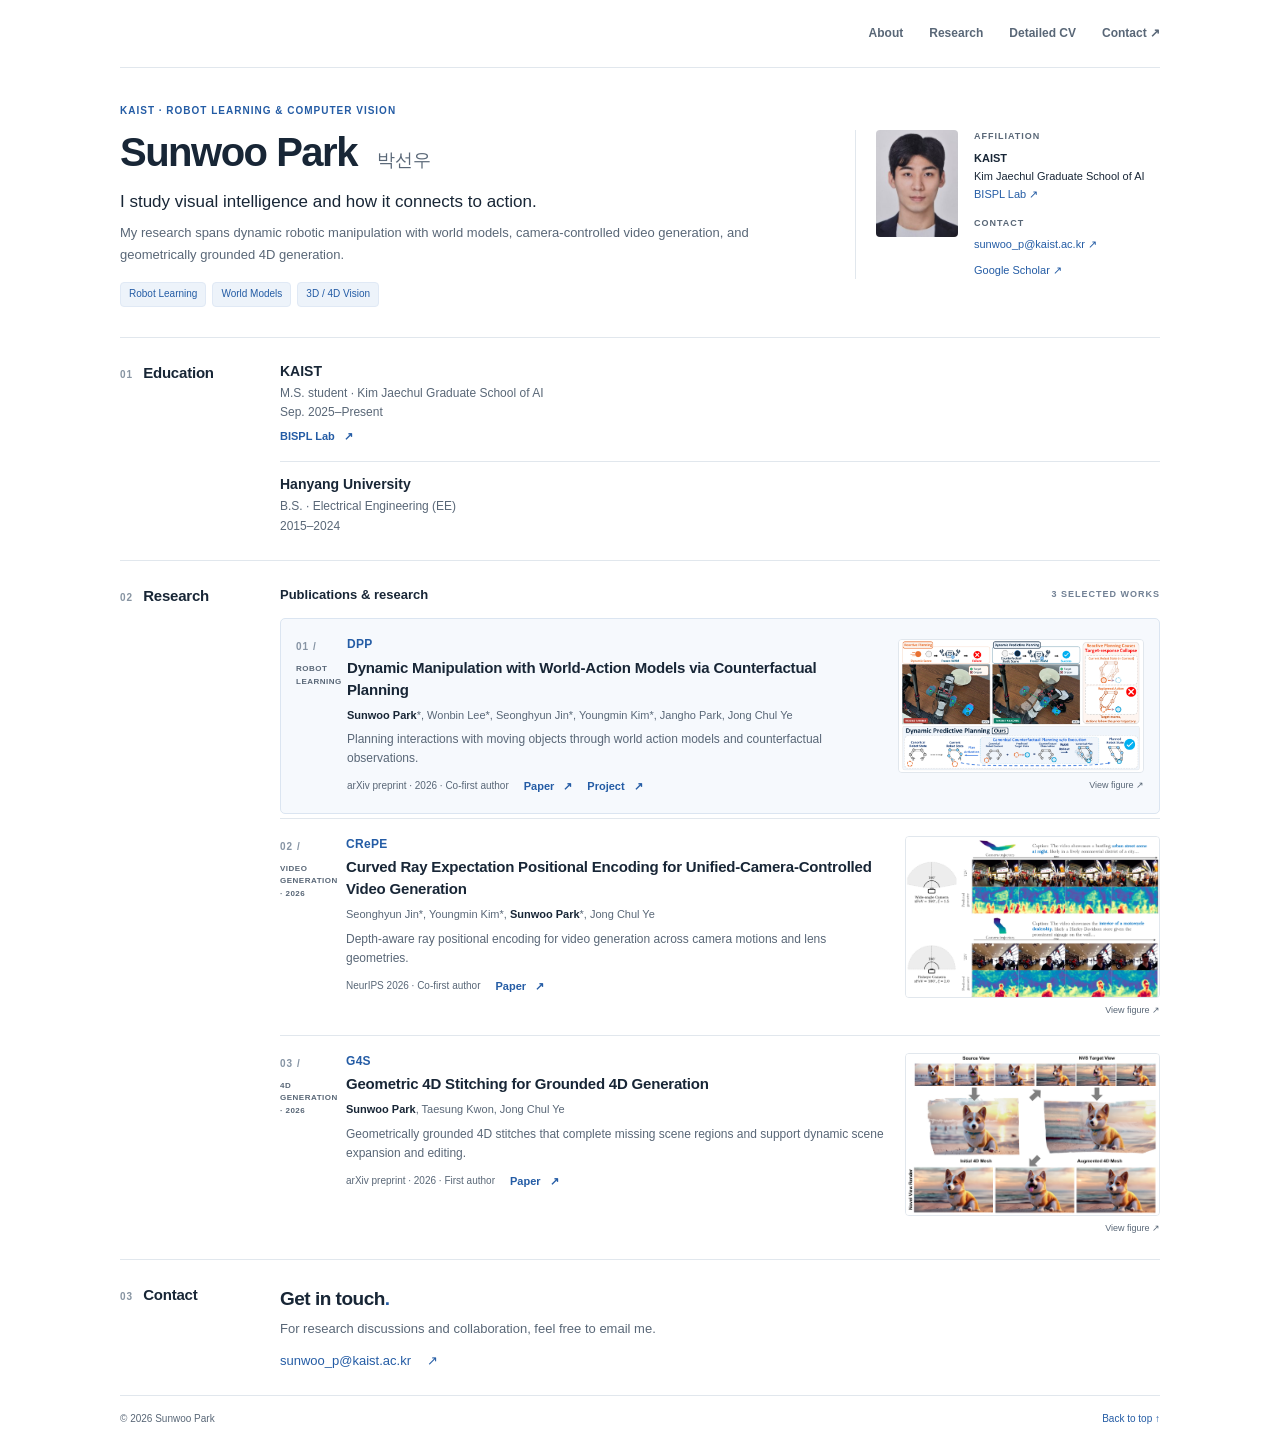
<file: index.html>
<!doctype html>
<html lang="en">
<head>
  <meta charset="utf-8">
  <meta name="viewport" content="width=device-width, initial-scale=1">
  <meta name="description" content="Sunwoo Park at KAIST. Research in robot learning, world models, and 3D/4D vision. DPP, CRePE, and G4S.">
  <meta name="theme-color" content="#ffffff">
  <title>Sunwoo Park | KAIST</title>
  <link rel="stylesheet" href="style.css">
</head>
<body>
  <a class="skip" href="#main">Skip to content</a>
  <div class="page">
    <header class="header">
      <nav aria-label="Main navigation">
        <a href="#about">About</a>
        <a href="#research">Research</a>
        <a href="internship.html">Detailed CV</a>
        <a href="#contact">Contact <span aria-hidden="true">↗</span></a>
      </nav>
    </header>

    <main id="main">
      <section class="profile" id="about" aria-labelledby="name">
        <div class="profile-main" id="top">
          <p class="eyebrow">KAIST · ROBOT LEARNING &amp; COMPUTER VISION</p>
          <h1 id="name">Sunwoo Park <span class="native-name" lang="ko">박선우</span></h1>
          <p class="intro">I study visual intelligence and how it connects to action.</p>
          <p class="body-copy">My research spans dynamic robotic manipulation with world models, camera-controlled video generation, and geometrically grounded 4D generation.</p>
          <ul class="interests" aria-label="Research interests">
            <li>Robot Learning</li><li>World Models</li><li>3D / 4D Vision</li>
          </ul>
        </div>
        <aside class="profile-aside" aria-label="Portrait, affiliation and contact">
          <a class="portrait-link" href="https://scholar.google.com/citations?user=B1oel0kAAAAJ" aria-label="Sunwoo Park on Google Scholar">
            <img class="portrait" src="assets/sunwoo-park.jpg" alt="Sunwoo Park" width="196" height="256">
          </a>
          <div class="profile-details">
          <p class="detail-label">AFFILIATION</p>
          <p><strong>KAIST</strong><br>Kim Jaechul Graduate School of AI<br><a href="https://bispl-website.github.io/">BISPL Lab ↗</a></p>
          <p class="detail-label">CONTACT</p>
          <a href="mailto:sunwoo_p@kaist.ac.kr">sunwoo_p@kaist.ac.kr ↗</a>
          <a class="scholar-link" href="https://scholar.google.com/citations?user=B1oel0kAAAAJ">Google Scholar ↗</a>
          </div>
        </aside>
      </section>

      <section class="section education" id="education" aria-labelledby="education-title">
        <div class="section-label"><span class="index">01</span><h2 id="education-title">Education</h2></div>
        <div class="section-body">
          <div class="education-entry">
            <h3>KAIST</h3>
            <p>M.S. student · Kim Jaechul Graduate School of AI<br>Sep. 2025–Present</p>
            <a class="text-link" href="https://bispl-website.github.io/">BISPL Lab <span aria-hidden="true">↗</span></a>
          </div>
          <div class="education-entry">
            <h3>Hanyang University</h3>
            <p>B.S. · Electrical Engineering (EE)<br>2015–2024</p>
          </div>
        </div>
      </section>

      <section class="section research" id="research" aria-labelledby="research-title">
        <div class="section-label"><span class="index">02</span><h2 id="research-title">Research</h2></div>
        <div class="section-body">
          <p class="section-caption">Publications &amp; research <span>3 SELECTED WORKS</span></p>
          <article class="project featured" aria-labelledby="dpp-title">
            <div class="project-top"><span class="project-number">01 /</span><span class="project-category">ROBOT LEARNING</span></div>
            <h3 id="dpp-title">DPP</h3>
            <p class="project-subtitle" lang="en">Dynamic Manipulation with World-Action Models via Counterfactual Planning</p>
            <p class="authors"> <strong>Sunwoo Park</strong>*, Wonbin Lee*, Seonghyun Jin*, Youngmin Kim*, Jangho Park, Jong Chul Ye</p>
            <p class="project-description">Planning interactions with moving objects through world action models and counterfactual observations.</p>
            <div class="project-footer"><span class="contribution">arXiv preprint · 2026 · Co-first author</span><a class="text-link" href="https://arxiv.org/abs/2609.33172" aria-label="Read DPP on arXiv">Paper <span aria-hidden="true">↗</span></a><a class="text-link" href="https://methoder00.github.io/DPP/">Project <span aria-hidden="true">↗</span></a></div>
            <a class="project-figure" href="assets/dpp-figure.jpg" target="_blank" rel="noopener" aria-label="Open DPP main figure at full size (new tab)">
              <img src="assets/dpp-figure.jpg" alt="Reactive and predictive robot planning compared with the DPP pipeline." width="3200" height="1734" loading="lazy">
              <span>View figure ↗</span>
            </a>
          </article>
          <article class="project publication" aria-labelledby="crepe-title">
            <div class="project-top"><span class="project-number">02 /</span><span class="project-category">VIDEO GENERATION · 2026</span></div>
            <h3 id="crepe-title">CRePE</h3>
            <p class="project-subtitle" lang="en">Curved Ray Expectation Positional Encoding for Unified-Camera-Controlled Video Generation</p>
            <p class="authors" lang="en">Seonghyun Jin*, Youngmin Kim*, <strong>Sunwoo Park</strong>*, Jong Chul Ye</p>
            <p class="project-description">Depth-aware ray positional encoding for video generation across camera motions and lens geometries.</p>
            <div class="project-footer"><span class="contribution">NeurIPS 2026 · Co-first author</span><a class="text-link" href="https://arxiv.org/abs/2605.12938" aria-label="Read CRePE on arXiv">Paper <span aria-hidden="true">↗</span></a></div>
            <a class="project-figure" href="assets/crepe-figure.png" target="_blank" rel="noopener" aria-label="Open CRePE main figure at full size (new tab)">
              <img src="assets/crepe-figure.png" alt="Wide-angle and fisheye video generation with predicted geometry." width="1279" height="809" loading="lazy">
              <span>View figure ↗</span>
            </a>
          </article>
          <article class="project publication" aria-labelledby="g4s-title">
            <div class="project-top"><span class="project-number">03 /</span><span class="project-category">4D GENERATION · 2026</span></div>
            <h3 id="g4s-title">G4S</h3>
            <p class="project-subtitle" lang="en">Geometric 4D Stitching for Grounded 4D Generation</p>
            <p class="authors" lang="en"><strong>Sunwoo Park</strong>, Taesung Kwon, Jong Chul Ye</p>
            <p class="project-description">Geometrically grounded 4D stitches that complete missing scene regions and support dynamic scene expansion and editing.</p>
            <div class="project-footer"><span class="contribution">arXiv preprint · 2026 · First author</span><a class="text-link" href="https://arxiv.org/abs/2605.09984" aria-label="Read G4S on arXiv">Paper <span aria-hidden="true">↗</span></a></div>
            <a class="project-figure" href="assets/g4s-figure.jpg" target="_blank" rel="noopener" aria-label="Open G4S main figure at full size (new tab)">
              <img src="assets/g4s-figure.jpg" alt="Geometric 4D stitching from source views to an augmented mesh and novel views." width="4656" height="2962" loading="lazy">
              <span>View figure ↗</span>
            </a>
          </article>
        </div>
      </section>

      <section class="section contact" id="contact" aria-labelledby="contact-title">
        <div class="section-label"><span class="index">03</span><h2 id="contact-title">Contact</h2></div>
        <div class="section-body">
          <p class="contact-heading">Get in touch<span class="dot">.</span></p>
          <p class="body-copy">For research discussions and collaboration, feel free to email me.</p>
          <a class="email" href="mailto:sunwoo_p@kaist.ac.kr">sunwoo_p@kaist.ac.kr <span aria-hidden="true">↗</span></a>
        </div>
      </section>
    </main>
    <footer><span>© 2026 Sunwoo Park</span><a href="#top">Back to top <span aria-hidden="true">↑</span></a></footer>
  </div>
</body>
</html>
</file>
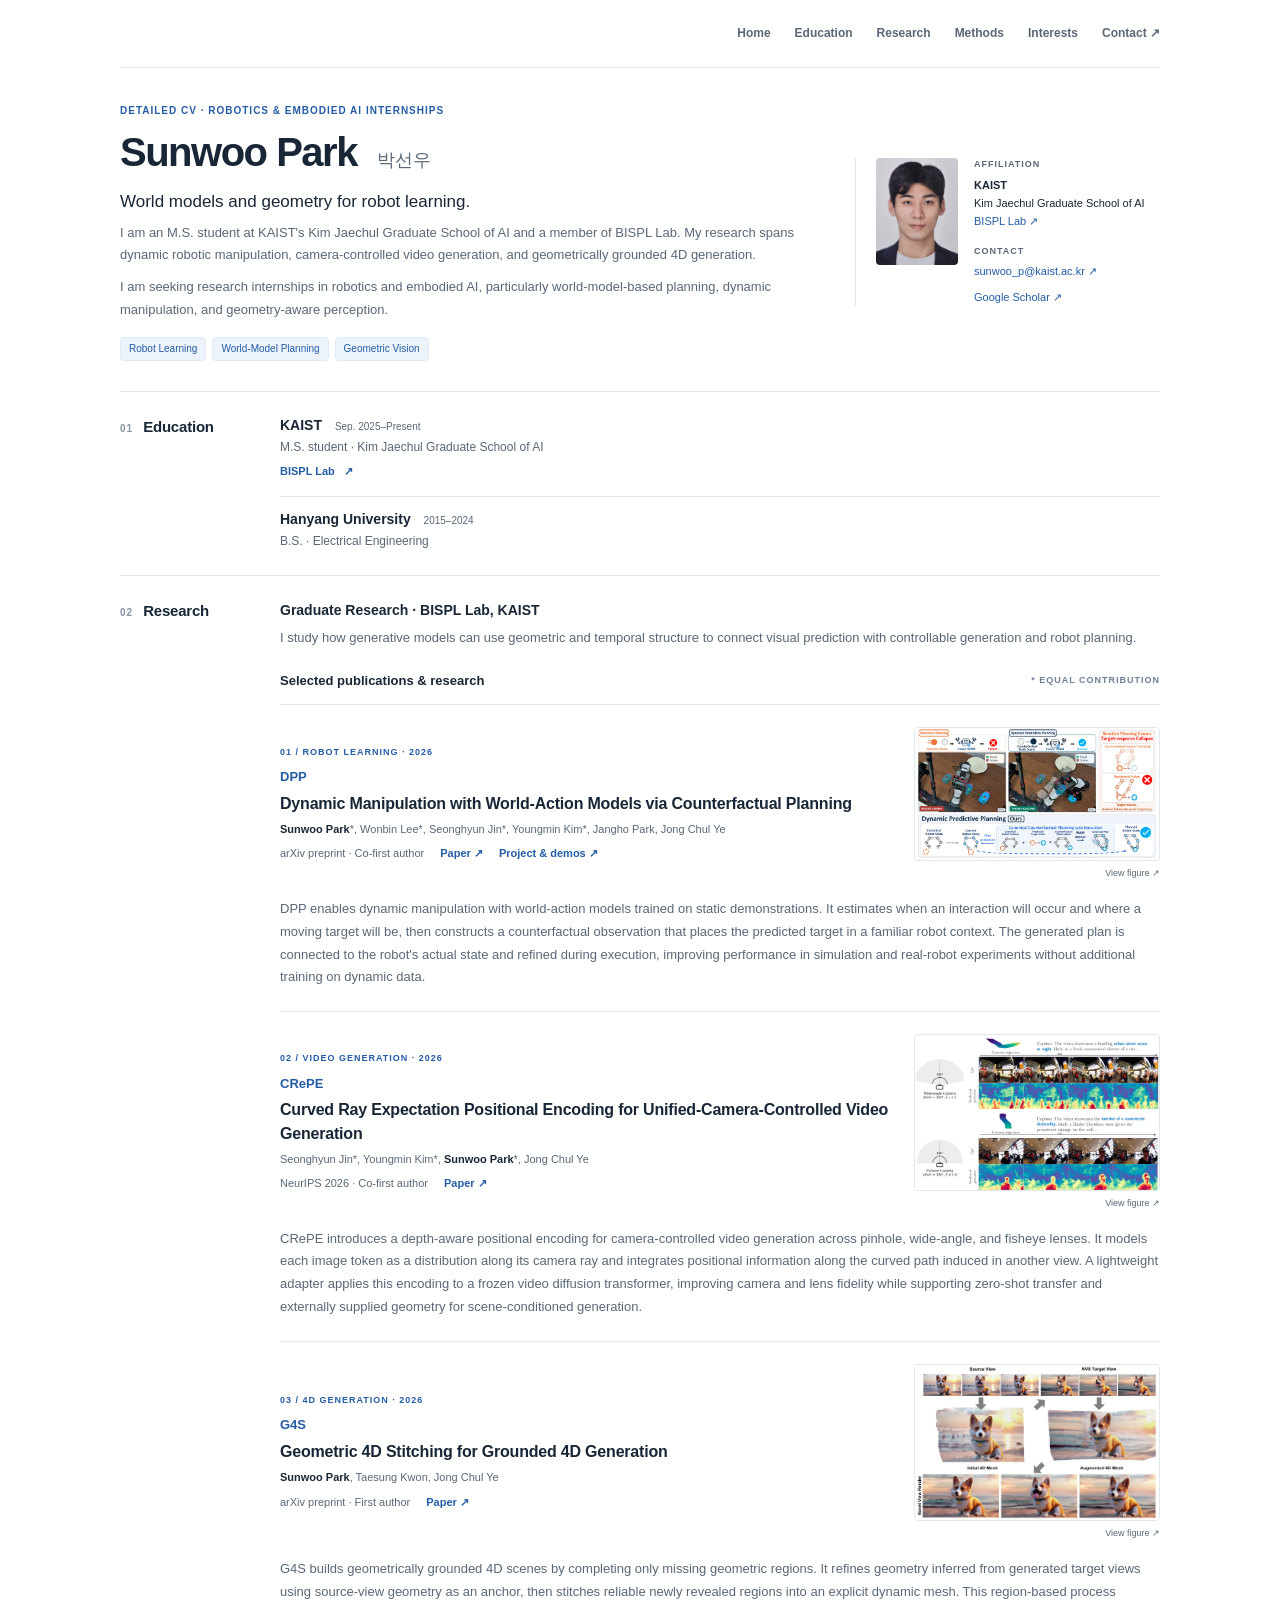
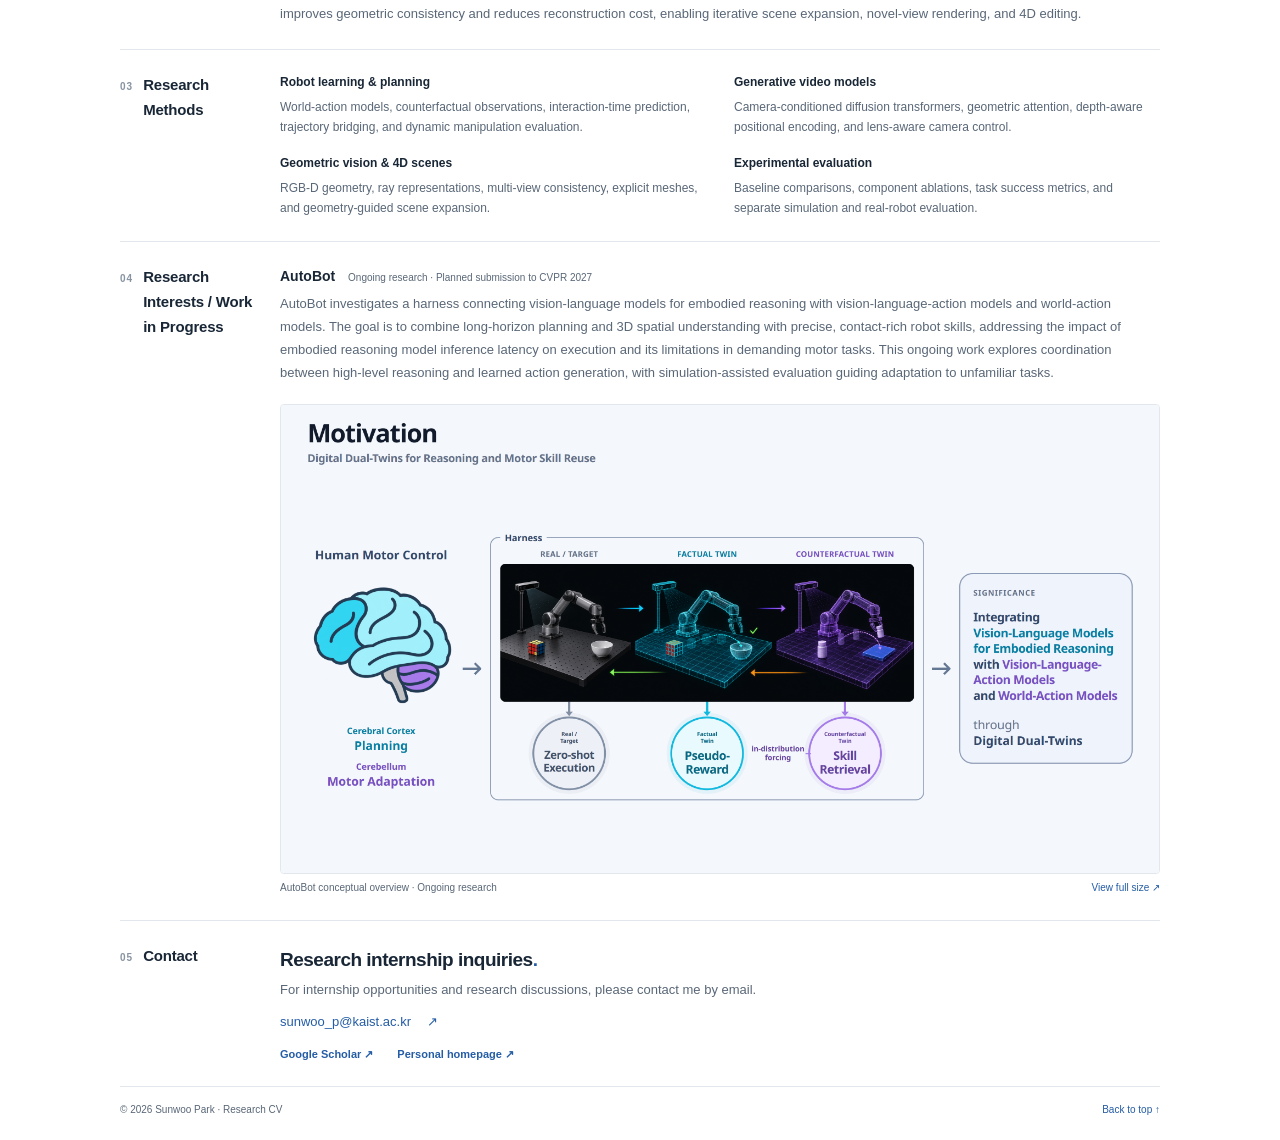
<file: internship.html>
<!doctype html>
<html lang="en">
<head>
  <meta charset="utf-8">
  <meta name="viewport" content="width=device-width, initial-scale=1">
  <meta name="description" content="Sunwoo Park's detailed research CV for robotics and embodied AI internships. KAIST M.S. student researching world-model-based planning, dynamic manipulation, and geometric vision.">
  <meta name="theme-color" content="#ffffff">
  <title>Sunwoo Park | Robotics &amp; Embodied AI Internship CV</title>
  <link rel="stylesheet" href="style.css">
  <link rel="stylesheet" href="internship.css">
</head>
<body class="internship">
  <a class="skip" href="#main">Skip to content</a>
  <div class="page">
    <header class="header">
      <nav aria-label="CV navigation">
        <a href="index.html">Home</a>
        <a href="#education">Education</a>
        <a href="#research">Research</a>
        <a href="#methods">Methods</a>
        <a href="#interests">Interests</a>
        <a href="#contact">Contact <span aria-hidden="true">↗</span></a>
      </nav>
    </header>

    <main id="main">
      <section class="profile" id="top" aria-labelledby="name">
        <div class="profile-main">
          <p class="eyebrow">DETAILED CV · ROBOTICS &amp; EMBODIED AI INTERNSHIPS</p>
          <h1 id="name">Sunwoo Park <span class="native-name" lang="ko">박선우</span></h1>
          <p class="intro">World models and geometry for robot learning.</p>
          <p class="body-copy">I am an M.S. student at KAIST's Kim Jaechul Graduate School of AI and a member of BISPL Lab. My research spans dynamic robotic manipulation, camera-controlled video generation, and geometrically grounded 4D generation.</p>
          <p class="body-copy cv-objective">I am seeking research internships in robotics and embodied AI, particularly world-model-based planning, dynamic manipulation, and geometry-aware perception.</p>
          <ul class="interests" aria-label="Research interests">
            <li>Robot Learning</li><li>World-Model Planning</li><li>Geometric Vision</li>
          </ul>
        </div>
        <aside class="profile-aside" aria-label="Portrait, affiliation and contact">
          <a class="portrait-link" href="https://scholar.google.com/citations?user=B1oel0kAAAAJ" aria-label="Sunwoo Park on Google Scholar">
            <img class="portrait" src="assets/sunwoo-park.jpg" alt="Sunwoo Park" width="196" height="256">
          </a>
          <div class="profile-details">
            <p class="detail-label">AFFILIATION</p>
            <p><strong>KAIST</strong><br>Kim Jaechul Graduate School of AI<br><a href="https://bispl-website.github.io/">BISPL Lab ↗</a></p>
            <p class="detail-label">CONTACT</p>
            <a href="mailto:sunwoo_p@kaist.ac.kr">sunwoo_p@kaist.ac.kr ↗</a>
            <a class="scholar-link" href="https://scholar.google.com/citations?user=B1oel0kAAAAJ">Google Scholar ↗</a>
          </div>
        </aside>
      </section>

      <section class="section education" id="education" aria-labelledby="education-title">
        <div class="section-label"><span class="index">01</span><h2 id="education-title">Education</h2></div>
        <div class="section-body">
          <div class="education-entry">
            <h3>KAIST <span class="cv-status">Sep. 2025–Present</span></h3>
            <p>M.S. student · Kim Jaechul Graduate School of AI</p>
            <a class="text-link" href="https://bispl-website.github.io/">BISPL Lab <span aria-hidden="true">↗</span></a>
          </div>
          <div class="education-entry">
            <h3>Hanyang University <span class="cv-status">2015–2024</span></h3>
            <p>B.S. · Electrical Engineering</p>
          </div>
        </div>
      </section>

      <section class="section" id="research" aria-labelledby="research-title">
        <div class="section-label"><span class="index">02</span><h2 id="research-title">Research</h2></div>
        <div class="section-body">
          <div class="cv-lab">
            <h3>Graduate Research · BISPL Lab, KAIST</h3>
            <p class="body-copy">I study how generative models can use geometric and temporal structure to connect visual prediction with controllable generation and robot planning.</p>
          </div>
          <p class="section-caption">Selected publications &amp; research <span>* EQUAL CONTRIBUTION</span></p>

          <article class="cv-project" aria-labelledby="dpp-title">
            <div class="cv-project-overview">
              <div>
                <p class="eyebrow">01 / ROBOT LEARNING · 2026</p>
                <h3 id="dpp-title">DPP</h3>
                <p class="project-subtitle">Dynamic Manipulation with World-Action Models via Counterfactual Planning</p>
                <p class="authors"><strong>Sunwoo Park</strong>*, Wonbin Lee*, Seonghyun Jin*, Youngmin Kim*, Jangho Park, Jong Chul Ye</p>
                <div class="cv-publication"><span>arXiv preprint · Co-first author</span><a class="text-link" href="https://arxiv.org/abs/2609.33172">Paper ↗</a><a class="text-link" href="https://methoder00.github.io/DPP/">Project &amp; demos ↗</a></div>
              </div>
              <a class="cv-figure" href="assets/dpp-figure.jpg" target="_blank" rel="noopener" aria-label="Open DPP main figure (new tab)">
                <img src="assets/dpp-figure.jpg" alt="DPP predicts a future target position, constructs a counterfactual observation, and connects the generated plan to the executing robot." width="3200" height="1734" loading="lazy">
                <span>View figure ↗</span>
              </a>
            </div>
            <p class="cv-summary">DPP enables dynamic manipulation with world-action models trained on static demonstrations. It estimates when an interaction will occur and where a moving target will be, then constructs a counterfactual observation that places the predicted target in a familiar robot context. The generated plan is connected to the robot's actual state and refined during execution, improving performance in simulation and real-robot experiments without additional training on dynamic data.</p>
          </article>

          <article class="cv-project" aria-labelledby="crepe-title">
            <div class="cv-project-overview">
              <div>
                <p class="eyebrow">02 / VIDEO GENERATION · 2026</p>
                <h3 id="crepe-title">CRePE</h3>
                <p class="project-subtitle">Curved Ray Expectation Positional Encoding for Unified-Camera-Controlled Video Generation</p>
                <p class="authors">Seonghyun Jin*, Youngmin Kim*, <strong>Sunwoo Park</strong>*, Jong Chul Ye</p>
                <div class="cv-publication"><span>NeurIPS 2026 · Co-first author</span><a class="text-link" href="https://arxiv.org/abs/2605.12938">Paper ↗</a></div>
              </div>
              <a class="cv-figure" href="assets/crepe-figure.png" target="_blank" rel="noopener" aria-label="Open CRePE main figure (new tab)">
                <img src="assets/crepe-figure.png" alt="CRePE generates videos following wide-angle and fisheye camera trajectories with internally predicted geometry." width="1279" height="809" loading="lazy">
                <span>View figure ↗</span>
              </a>
            </div>
            <p class="cv-summary">CRePE introduces a depth-aware positional encoding for camera-controlled video generation across pinhole, wide-angle, and fisheye lenses. It models each image token as a distribution along its camera ray and integrates positional information along the curved path induced in another view. A lightweight adapter applies this encoding to a frozen video diffusion transformer, improving camera and lens fidelity while supporting zero-shot transfer and externally supplied geometry for scene-conditioned generation.</p>
          </article>

          <article class="cv-project" aria-labelledby="g4s-title">
            <div class="cv-project-overview">
              <div>
                <p class="eyebrow">03 / 4D GENERATION · 2026</p>
                <h3 id="g4s-title">G4S</h3>
                <p class="project-subtitle">Geometric 4D Stitching for Grounded 4D Generation</p>
                <p class="authors"><strong>Sunwoo Park</strong>, Taesung Kwon, Jong Chul Ye</p>
                <div class="cv-publication"><span>arXiv preprint · First author</span><a class="text-link" href="https://arxiv.org/abs/2605.09984">Paper ↗</a></div>
              </div>
              <a class="cv-figure" href="assets/g4s-figure.jpg" target="_blank" rel="noopener" aria-label="Open G4S main figure (new tab)">
                <img src="assets/g4s-figure.jpg" alt="G4S stitches newly revealed geometry into an explicit 4D mesh for scene expansion and novel-view rendering." width="4656" height="2962" loading="lazy">
                <span>View figure ↗</span>
              </a>
            </div>
            <p class="cv-summary">G4S builds geometrically grounded 4D scenes by completing only missing geometric regions. It refines geometry inferred from generated target views using source-view geometry as an anchor, then stitches reliable newly revealed regions into an explicit dynamic mesh. This region-based process improves geometric consistency and reduces reconstruction cost, enabling iterative scene expansion, novel-view rendering, and 4D editing.</p>
          </article>
        </div>
      </section>

      <section class="section" id="methods" aria-labelledby="methods-title">
        <div class="section-label"><span class="index">03</span><h2 id="methods-title">Research Methods</h2></div>
        <div class="section-body">
          <dl class="cv-methods">
            <div><dt>Robot learning &amp; planning</dt><dd>World-action models, counterfactual observations, interaction-time prediction, trajectory bridging, and dynamic manipulation evaluation.</dd></div>
            <div><dt>Generative video models</dt><dd>Camera-conditioned diffusion transformers, geometric attention, depth-aware positional encoding, and lens-aware camera control.</dd></div>
            <div><dt>Geometric vision &amp; 4D scenes</dt><dd>RGB-D geometry, ray representations, multi-view consistency, explicit meshes, and geometry-guided scene expansion.</dd></div>
            <div><dt>Experimental evaluation</dt><dd>Baseline comparisons, component ablations, task success metrics, and separate simulation and real-robot evaluation.</dd></div>
          </dl>
        </div>
      </section>

      <section class="section" id="interests" aria-labelledby="interests-title">
        <div class="section-label"><span class="index">04</span><h2 id="interests-title">Research Interests / Work in Progress</h2></div>
        <div class="section-body">
          <div class="cv-lab">
            <h3>AutoBot <span class="cv-status">Ongoing research · Planned submission to CVPR 2027</span></h3>
            <p class="body-copy">AutoBot investigates a harness connecting vision-language models for embodied reasoning with vision-language-action models and world-action models. The goal is to combine long-horizon planning and 3D spatial understanding with precise, contact-rich robot skills, addressing the impact of embodied reasoning model inference latency on execution and its limitations in demanding motor tasks. This ongoing work explores coordination between high-level reasoning and learned action generation, with simulation-assisted evaluation guiding adaptation to unfamiliar tasks.</p>
          </div>
          <figure class="cv-overview">
            <a href="assets/autobot-overview.png" target="_blank" rel="noopener" aria-label="Open AutoBot conceptual overview at full size (new tab)">
              <img src="assets/autobot-overview.png" alt="AutoBot conceptual overview with a human motor control analogy on the left: cerebral cortex for planning and cerebellum for motor adaptation. The Digital Dual-Twin harness connects vision-language models for embodied reasoning with vision-language-action models and world-action models through real target execution, factual-twin pseudo-reward, and counterfactual-twin skill retrieval." width="3200" height="1704" loading="lazy">
            </a>
            <figcaption><span>AutoBot conceptual overview · Ongoing research</span><a href="assets/autobot-overview.png" target="_blank" rel="noopener">View full size ↗</a></figcaption>
          </figure>
        </div>
      </section>

      <section class="section contact" id="contact" aria-labelledby="contact-title">
        <div class="section-label"><span class="index">05</span><h2 id="contact-title">Contact</h2></div>
        <div class="section-body">
          <p class="contact-heading">Research internship inquiries<span class="dot">.</span></p>
          <p class="body-copy">For internship opportunities and research discussions, please contact me by email.</p>
          <a class="email" href="mailto:sunwoo_p@kaist.ac.kr">sunwoo_p@kaist.ac.kr <span aria-hidden="true">↗</span></a>
          <div class="cv-contact-links"><a class="text-link" href="https://scholar.google.com/citations?user=B1oel0kAAAAJ">Google Scholar ↗</a><a class="text-link" href="index.html">Personal homepage ↗</a></div>
        </div>
      </section>
    </main>
    <footer><span>© 2026 Sunwoo Park · Research CV</span><a href="#top">Back to top <span aria-hidden="true">↑</span></a></footer>
  </div>
</body>
</html>
</file>
<file: style.css>
:root{--ink:#182636;--muted:#596777;--accent:#245ca5;--line:#e1e7ed;--sans:Arial,"Noto Sans KR",sans-serif}
*{box-sizing:border-box}
html{scroll-behavior:smooth;scroll-padding-top:24px}
body{margin:0;background:#fff;color:var(--ink);font:14px/1.65 var(--sans);-webkit-font-smoothing:antialiased}
a{color:var(--accent);text-decoration:none}
a:hover{text-decoration:underline}
a:focus-visible{outline:2px solid var(--accent);outline-offset:4px}
.page{width:min(1040px,calc(100% - 64px));margin:auto}
.skip{position:fixed;top:-80px;left:20px;background:var(--ink);color:white;padding:8px 14px;z-index:10}.skip:focus{top:12px}
.header{height:68px;display:flex;align-items:center;justify-content:flex-end;border-bottom:1px solid var(--line)}
.dot{color:var(--accent)}
nav{display:flex;gap:26px;font-size:12px;font-weight:600}nav a{padding:10px 0;color:var(--muted)}
.profile{display:grid;grid-template-columns:minmax(0,1fr) 305px;gap:30px;padding:35px 0 30px;align-items:center}
.eyebrow,.detail-label,.index,.project-number,.project-category,.section-caption span{font:10px/1.5 var(--sans);letter-spacing:1px;font-weight:600}
.eyebrow{color:var(--accent);margin:0 0 10px}
h1{font-size:40px;letter-spacing:-1.5px;line-height:1.2;margin:0 0 13px;font-weight:700}
.native-name{font-size:18px;color:var(--muted);font-weight:400;letter-spacing:0;margin-left:10px;white-space:nowrap}
.intro{font-size:17px;margin:0 0 7px;line-height:1.5}
.body-copy{color:var(--muted);margin:0;line-height:1.75;font-size:13px}
.interests{display:flex;flex-wrap:wrap;gap:6px;list-style:none;padding:0;margin:15px 0 0}
.interests li{font-size:10px;color:var(--accent);background:#edf3fa;border:1px solid #e0e9f5;border-radius:4px;padding:3px 8px}
.profile-aside{display:flex;align-items:flex-start;gap:16px;border-left:1px solid var(--line);padding-left:20px}.portrait-link{flex:0 0 82px}.portrait{display:block;width:82px;height:auto;border-radius:4px}.profile-details{min-width:0;font-size:11px}.scholar-link{display:block;margin-top:8px}.profile-details p{margin:5px 0 14px}.profile-details .detail-label{color:var(--muted);font-size:9px;margin:0 0 4px}.profile-details a{overflow-wrap:anywhere}
.section{display:grid;grid-template-columns:135px minmax(0,1fr);gap:25px;border-top:1px solid var(--line);padding:23px 0}
.section-label{display:flex;align-items:baseline;gap:10px}.index{font-size:10px;color:#8794a2}
h2{font-size:15px;letter-spacing:-.2px;font-weight:600;margin:0}
.education-entry + .education-entry{margin-top:14px;padding-top:12px;border-top:1px solid var(--line)}
.education-entry h3{font-size:14px;line-height:1.5;margin:0 0 2px;font-weight:600}
.education-entry p{font-size:12px;color:var(--muted);margin:0}
.education-entry .text-link{margin-top:4px}
.section-caption{display:flex;justify-content:space-between;align-items:center;font-size:13px;font-weight:600;margin:0 0 13px}.section-caption span{color:#718094;font-size:9px}
.project{display:grid;grid-template-columns:50px minmax(0,1fr) 29%;column-gap:16px;border-top:1px solid var(--line);padding:17px 0}
.project-top{grid-column:1;grid-row:1 / span 5;display:flex;flex-direction:column;gap:9px;padding-top:3px}.project-number{color:#8694a4;font-size:10px}.project-category{font-size:8px;line-height:1.6;letter-spacing:.5px;color:var(--muted)}
.project h3{grid-column:2;font-size:12px;letter-spacing:.3px;line-height:1.4;color:var(--accent);font-weight:700;margin:0 0 4px}
.project-subtitle{grid-column:2;font-size:15px;line-height:1.45;font-weight:600;letter-spacing:-.2px;margin:0 0 6px}
.authors{grid-column:2;font-size:11px;line-height:1.6;color:var(--muted);margin:0 0 6px}.authors strong{color:var(--ink);font-weight:600}
.project-description{grid-column:2;font-size:12px;line-height:1.6;color:var(--muted);margin:0}
.project-footer{grid-column:2;display:flex;flex-wrap:wrap;align-items:center;gap:15px;margin-top:9px;font-size:10px}.contribution{color:var(--muted)}
.text-link{display:inline-flex;align-items:center;gap:9px;font-size:11px;font-weight:600}
.featured{border:1px solid #dbe5f1;background:#f6f9fd;border-radius:5px;padding:17px 15px;margin:0 0 4px;grid-template-columns:35px minmax(0,1fr) 29%}
.project-figure{grid-column:3;grid-row:1 / span 6;align-self:center;display:block;min-width:0;color:var(--muted)}
.project-figure img{display:block;width:100%;height:auto;border:1px solid var(--line);border-radius:4px;background:white}
.project-figure span{display:block;margin-top:5px;font-size:9px;text-align:right}
.project-figure:hover img{border-color:var(--accent)}
.publication:last-child{padding-bottom:0}
.contact-heading{font-size:19px;letter-spacing:-.5px;margin:0 0 4px;font-weight:600}
.email{display:inline-flex;align-items:center;gap:16px;font-size:13px;margin-top:9px}
footer{display:flex;justify-content:space-between;border-top:1px solid var(--line);font-size:10px;color:var(--muted);padding:15px 0 22px}
@media(max-width:700px){.page{width:calc(100% - 36px)}.header{height:58px}nav{gap:19px}.profile{grid-template-columns:1fr;gap:18px;padding:25px 0}.profile-aside{border-left:0;border-top:1px solid var(--line);padding:16px 0 0;gap:18px;align-items:center}.profile-details p{margin:3px 0 9px}.profile-details a{font-size:11px}.portrait-link{flex-basis:86px}.portrait{width:86px}.eyebrow{font-size:8px}h1{font-size:33px}.native-name{font-size:16px}.intro{font-size:15px}.section{grid-template-columns:1fr;gap:12px;padding:20px 0}.section-caption{margin-bottom:10px;font-size:12px}.project{grid-template-columns:43px minmax(0,1fr);column-gap:12px}.featured{grid-template-columns:32px minmax(0,1fr);padding:14px 11px}.project-top{grid-column:1 / -1;grid-row:auto;flex-direction:row;justify-content:space-between;margin-bottom:8px;padding:0}.project>h3,.project-subtitle,.authors,.project-description,.project-footer{grid-column:1 / -1}.project-category{font-size:8px;letter-spacing:.3px}.project-subtitle{font-size:14px}.project-description{font-size:11px}.authors{font-size:10px}.contact .body-copy{font-size:12px}.project-figure{grid-column:1 / -1;grid-row:auto;margin-top:14px;width:100%;max-width:380px;justify-self:center}}
@media(prefers-reduced-motion:reduce){html{scroll-behavior:auto}}
@media print{.page{width:100%}.header,footer{display:none}.profile{padding-top:0}.project{break-inside:avoid}.section{padding:16px 0}a{color:var(--ink)}}
</file>
<file: internship.css>
.internship .header{height:auto;min-height:68px;padding:8px 0}
.internship nav{flex-wrap:wrap;justify-content:flex-end;column-gap:24px;row-gap:0}
.cv-objective{margin-top:9px}
.cv-status{font-size:10px;font-weight:400;color:var(--muted);margin-left:9px}
.cv-lab{margin-bottom:20px}
.cv-lab h3{font-size:14px;margin:0 0 5px;font-weight:600}
.internship .section-caption{flex-wrap:wrap;gap:6px}
.cv-project{border-top:1px solid var(--line);padding:22px 0}
.cv-project:last-child{padding-bottom:0}
.cv-project-overview{display:grid;grid-template-columns:minmax(0,1fr) 28%;gap:24px;align-items:center}
.cv-project .eyebrow{font-size:9px;margin-bottom:7px}
.cv-project h3{font-size:13px;color:var(--accent);margin:0 0 4px}
.cv-project .project-subtitle{font-size:16px;line-height:1.45}
.cv-publication{display:flex;flex-wrap:wrap;align-items:center;gap:6px 16px;font-size:11px;color:var(--muted)}
.cv-figure{display:block;color:var(--muted)}
.cv-figure img{display:block;width:100%;height:auto;border:1px solid var(--line);border-radius:4px}
.cv-figure span{display:block;text-align:right;font-size:9px;margin-top:5px}
.cv-figure:hover img{border-color:var(--accent)}
.cv-summary{font-size:13px;color:var(--muted);line-height:1.75;margin:17px 0 0}
.cv-methods{margin:0;display:grid;grid-template-columns:1fr 1fr;gap:16px 28px}
.cv-methods dt{font-size:12px;font-weight:600;margin-bottom:4px}
.cv-methods dd{font-size:12px;color:var(--muted);line-height:1.7;margin:0}
.cv-overview{margin:16px 0 0}
.cv-overview img{display:block;width:100%;height:auto;border:1px solid var(--line);border-radius:4px}
.cv-overview figcaption{display:flex;flex-wrap:wrap;justify-content:space-between;gap:6px;margin-top:6px;font-size:10px;color:var(--muted)}
.cv-contact-links{display:flex;flex-wrap:wrap;gap:10px 24px;margin-top:12px}
@media(max-width:700px){.internship .header{min-height:58px}.internship nav{column-gap:17px;font-size:11px}.cv-project-overview{grid-template-columns:1fr;gap:12px}.cv-project .project-subtitle{font-size:15px}.cv-figure{max-width:350px;justify-self:center}.cv-summary{font-size:12px;margin-top:14px}.cv-methods{grid-template-columns:1fr;gap:13px}}
@media print{.internship .page{width:100%}.internship .header,.cv-figure{display:none}.internship .profile{grid-template-columns:minmax(0,1fr) 270px;padding:0 0 16px}.internship .section{grid-template-columns:110px minmax(0,1fr);gap:20px;padding:14px 0}.cv-project,.cv-overview{break-inside:avoid;padding:14px 0}.cv-project-overview{grid-template-columns:1fr}.cv-project .project-subtitle{font-size:14px}.cv-summary{font-size:12px;margin-top:10px}.cv-methods{grid-template-columns:1fr 1fr}.cv-methods dd{font-size:11px}.cv-contact-links{margin-top:6px}}
</file>
